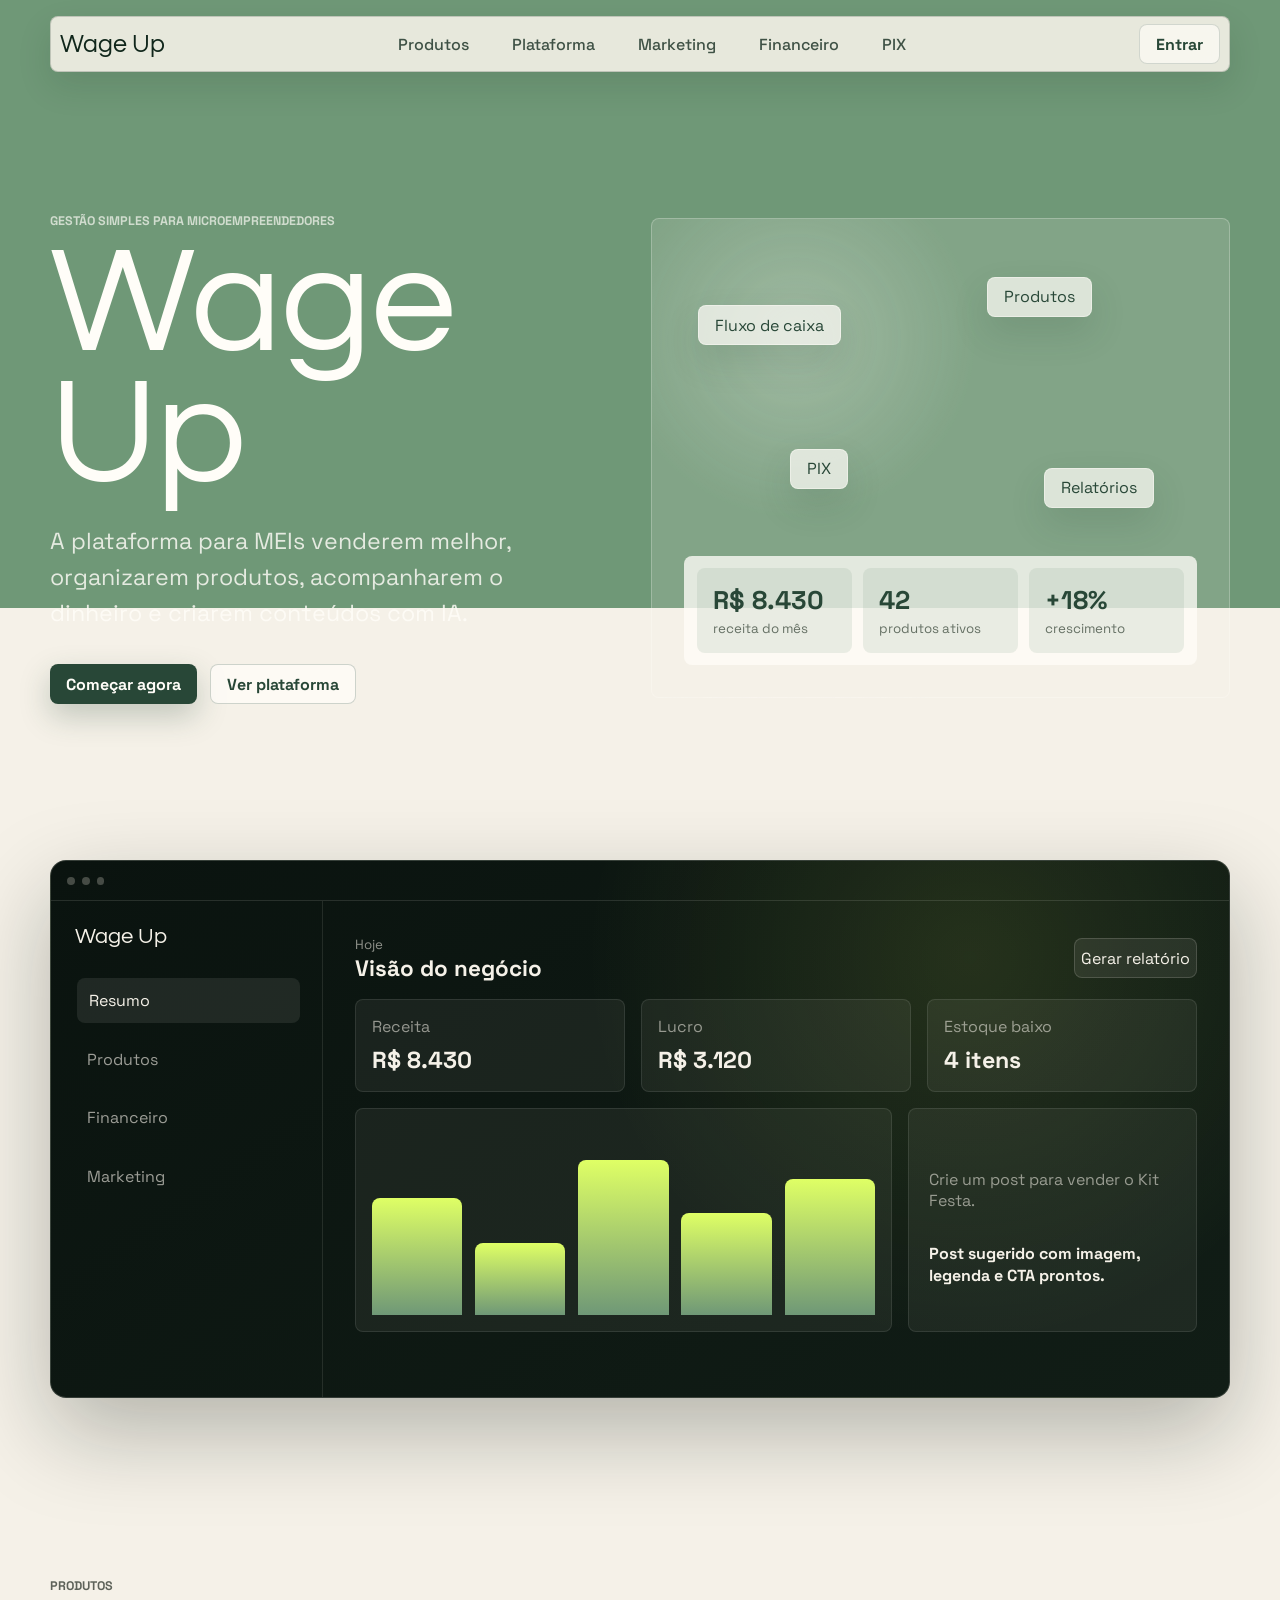
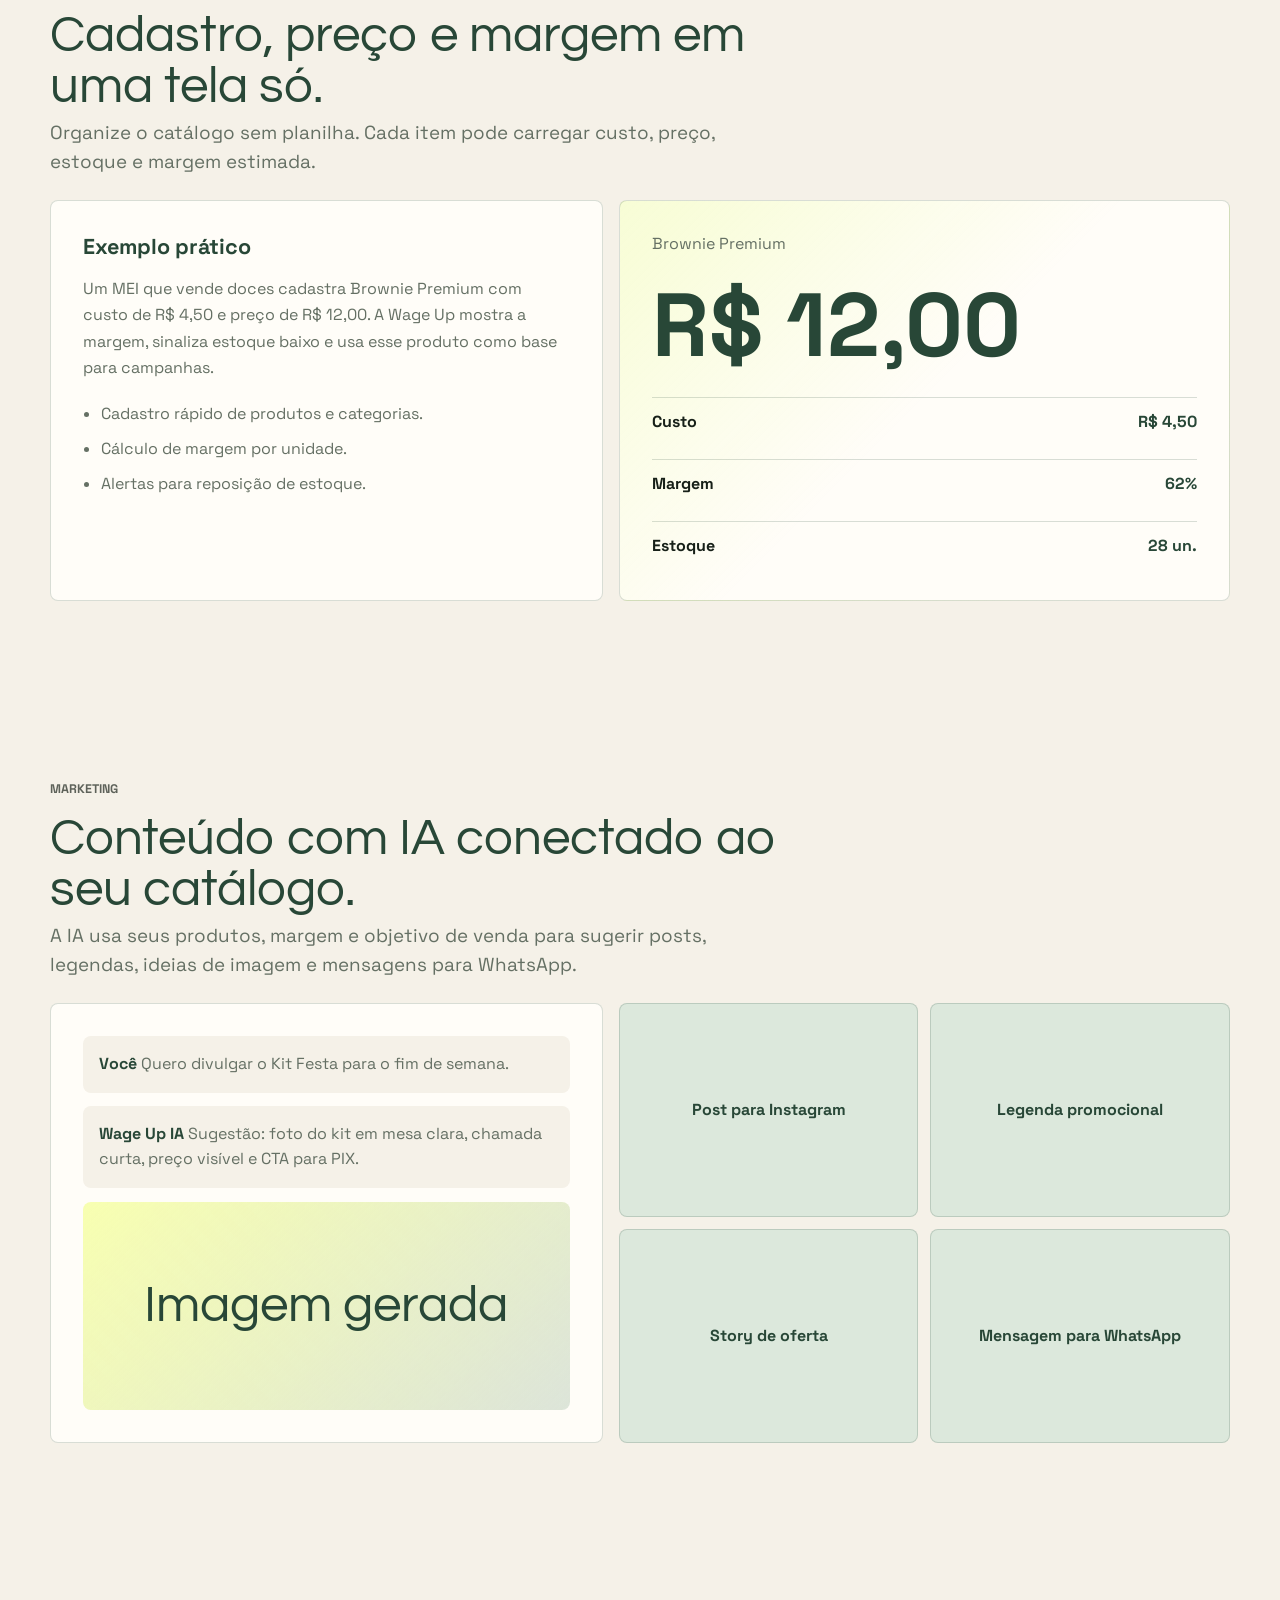
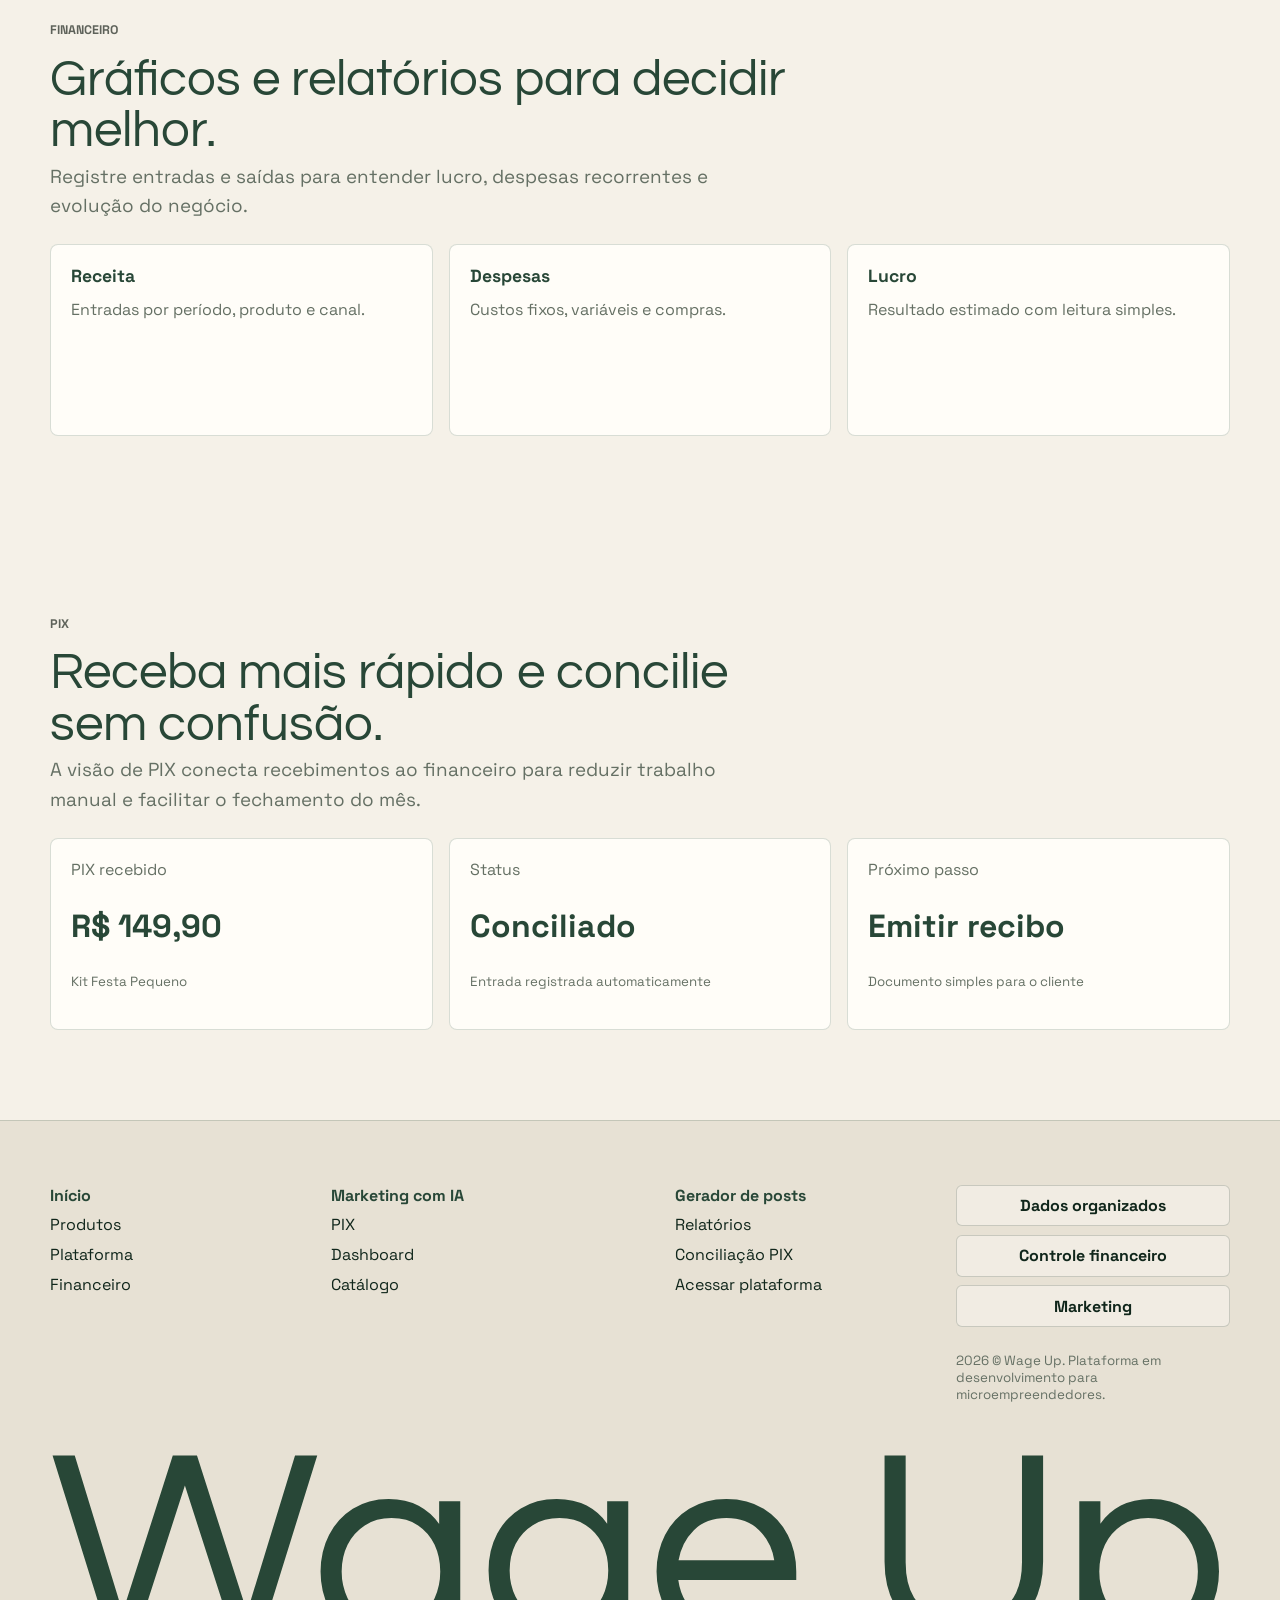
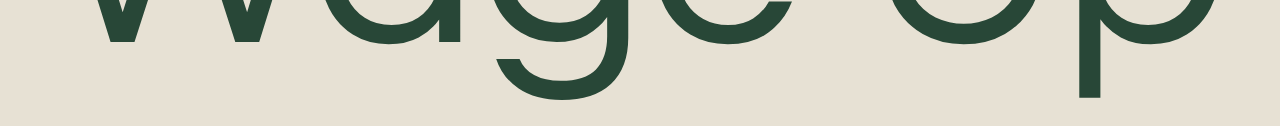
<file: index.html>
<!doctype html>
<html lang="pt-BR">
  <head>
    <meta charset="UTF-8" />
    <meta name="viewport" content="width=device-width, initial-scale=1.0" />
    <title>Wage Up | Plataforma para microempreendedores</title>
    <link rel="preconnect" href="https://fonts.googleapis.com" />
    <link rel="preconnect" href="https://fonts.gstatic.com" crossorigin />
    <link href="https://fonts.googleapis.com/css2?family=Material+Symbols+Rounded:opsz,wght,FILL,GRAD@24,500,0,0&family=Questrial&family=Space+Grotesk:wght@400;500;600;700&display=swap" rel="stylesheet" />
    <link rel="stylesheet" href="styles.css" />
  </head>
  <body>
    <div class="site-shell">
      <header class="topbar" aria-label="Navegação principal">
        <a class="brand" href="#inicio" aria-label="Wage Up início">
          <span>Wage Up</span>
        </a>
        <nav class="main-nav" aria-label="Seções">
          <a href="#produto">Produtos</a>
          <a href="#plataforma">Plataforma</a>
          <a href="#marketing">Marketing</a>
          <a href="#financeiro">Financeiro</a>
          <a href="#pix">PIX</a>
        </nav>
        <button class="ghost-button" data-open-app>Entrar</button>
      </header>

      <main>
        <section class="hero" id="inicio">
          <div class="hero-copy">
            <p class="eyebrow">Gestão simples para microempreendedores</p>
            <h1>Wage Up</h1>
            <p class="hero-subtitle">A plataforma para MEIs venderem melhor, organizarem produtos, acompanharem o dinheiro e criarem conteúdos com IA.</p>
            <div class="hero-actions">
              <button class="primary-button" data-open-app>Começar agora</button>
              <a class="secondary-button" href="#plataforma">Ver plataforma</a>
            </div>
          </div>

          <div class="floating-stage" aria-label="Recursos principais">
            <span style="--x: 8%; --y: 18%; --d: 0s">Fluxo de caixa</span>
            <span style="--x: 58%; --y: 12%; --d: 1.2s">Produtos</span>
            <span style="--x: 24%; --y: 48%; --d: 2s">PIX</span>
            <span style="--x: 68%; --y: 52%; --d: .6s">Relatórios</span>
            <div class="hero-panel">
              <div>
                <strong>R$ 8.430</strong>
                <small>receita do mês</small>
              </div>
              <div>
                <strong>42</strong>
                <small>produtos ativos</small>
              </div>
              <div>
                <strong>+18%</strong>
                <small>crescimento</small>
              </div>
            </div>
          </div>
        </section>

        <section class="product-demo" aria-label="Demonstração do produto">
          <div class="demo-window">
            <div class="window-controls"><span></span><span></span><span></span></div>
            <div class="demo-layout">
              <aside class="demo-sidebar">
                <strong>Wage Up</strong>
                <button class="active" data-demo-view="overview">Resumo</button>
                <button data-demo-view="products">Produtos</button>
                <button data-demo-view="finance">Financeiro</button>
                <button data-demo-view="marketing">Marketing</button>
              </aside>
              <div class="demo-main">
                <div class="demo-toolbar">
                  <div>
                    <small>Hoje</small>
                    <strong id="demoTitle">Visão do negócio</strong>
                  </div>
                  <button id="demoAction">Gerar relatório</button>
                </div>
                <div class="demo-cards">
                  <article><span id="demoMetricOneLabel">Receita</span><strong id="demoMetricOne">R$ 8.430</strong></article>
                  <article><span id="demoMetricTwoLabel">Lucro</span><strong id="demoMetricTwo">R$ 3.120</strong></article>
                  <article><span id="demoMetricThreeLabel">Estoque baixo</span><strong id="demoMetricThree">4 itens</strong></article>
                </div>
                <div class="demo-workspace">
                  <div class="demo-chart" id="demoChart"><span style="height: 62%"></span><span style="height: 38%"></span><span style="height: 82%"></span><span style="height: 54%"></span><span style="height: 72%"></span></div>
                  <div class="demo-chat">
                    <p id="demoPrompt">Crie um post para vender o Kit Festa.</p>
                    <strong id="demoResponse">Post sugerido com imagem, legenda e CTA prontos.</strong>
                  </div>
                </div>
              </div>
            </div>
          </div>
        </section>

        <section class="module-page" id="produto">
          <div class="section-heading">
            <p class="eyebrow">Produtos</p>
            <h2>Cadastro, preço e margem em uma tela só.</h2>
            <span>Organize o catálogo sem planilha. Cada item pode carregar custo, preço, estoque e margem estimada.</span>
          </div>
          <div class="module-layout">
            <article class="module-copy">
              <h3>Exemplo prático</h3>
              <p>Um MEI que vende doces cadastra Brownie Premium com custo de R$ 4,50 e preço de R$ 12,00. A Wage Up mostra a margem, sinaliza estoque baixo e usa esse produto como base para campanhas.</p>
              <ul>
                <li>Cadastro rápido de produtos e categorias.</li>
                <li>Cálculo de margem por unidade.</li>
                <li>Alertas para reposição de estoque.</li>
              </ul>
            </article>
            <article class="dynamic-card product-visual">
              <span>Brownie Premium</span>
              <strong>R$ 12,00</strong>
              <div><b>Custo</b><em>R$ 4,50</em></div>
              <div><b>Margem</b><em>62%</em></div>
              <div><b>Estoque</b><em>28 un.</em></div>
            </article>
          </div>
        </section>

      

        <section class="module-page split" id="marketing">
          <div class="section-heading">
            <p class="eyebrow">Marketing</p>
            <h2>Conteúdo com IA conectado ao seu catálogo.</h2>
            <span>A IA usa seus produtos, margem e objetivo de venda para sugerir posts, legendas, ideias de imagem e mensagens para WhatsApp.</span>
          </div>
          <div class="module-layout">
            <div class="ai-preview">
              <p><b>Você</b> Quero divulgar o Kit Festa para o fim de semana.</p>
              <p><b>Wage Up IA</b> Sugestão: foto do kit em mesa clara, chamada curta, preço visível e CTA para PIX.</p>
              <div class="generated-image">Imagem gerada</div>
            </div>
            <div class="marketing-strip">
              <span>Post para Instagram</span>
              <span>Legenda promocional</span>
              <span>Story de oferta</span>
              <span>Mensagem para WhatsApp</span>
            </div>
          </div>
        </section>

        <section class="module-page" id="financeiro">
          <div class="section-heading">
            <p class="eyebrow">Financeiro</p>
            <h2>Gráficos e relatórios para decidir melhor.</h2>
            <span>Registre entradas e saídas para entender lucro, despesas recorrentes e evolução do negócio.</span>
          </div>
          <div class="metric-row">
            <div><strong>Receita</strong><span>Entradas por período, produto e canal.</span></div>
            <div><strong>Despesas</strong><span>Custos fixos, variáveis e compras.</span></div>
            <div><strong>Lucro</strong><span>Resultado estimado com leitura simples.</span></div>
          </div>
        </section>

        <section class="module-page" id="pix">
          <div class="section-heading">
            <p class="eyebrow">PIX</p>
            <h2>Receba mais rápido e concilie sem confusão.</h2>
            <span>A visão de PIX conecta recebimentos ao financeiro para reduzir trabalho manual e facilitar o fechamento do mês.</span>
          </div>
          <div class="pix-board">
            <article><span>PIX recebido</span><strong>R$ 149,90</strong><small>Kit Festa Pequeno</small></article>
            <article><span>Status</span><strong>Conciliado</strong><small>Entrada registrada automaticamente</small></article>
            <article><span>Próximo passo</span><strong>Emitir recibo</strong><small>Documento simples para o cliente</small></article>
          </div>
        </section>
      </main>

      <footer class="site-footer">
        <div class="footer-links">
          <nav>
            <a href="#inicio">Início</a>
            <a href="#produto">Produtos</a>
            <a href="#plataforma">Plataforma</a>
            <a href="#financeiro">Financeiro</a>
          </nav>
          <nav>
            <a href="#marketing">Marketing com IA</a>
            <a href="#pix">PIX</a>
            <a href="#plataforma">Dashboard</a>
            <a href="#produto">Catálogo</a>
          </nav>
          <nav>
            <a href="#marketing">Gerador de posts</a>
            <a href="#financeiro">Relatórios</a>
            <a href="#pix">Conciliação PIX</a>
            <a href="#inicio">Acessar plataforma</a>
          </nav>
          <div class="trust-badges">
            <span>Dados organizados</span>
            <span>Controle financeiro</span>
            <span>Marketing</span>
            <small>2026 © Wage Up. Plataforma em desenvolvimento para microempreendedores.</small>
          </div>
        </div>
        <strong class="footer-wordmark">Wage Up</strong>
      </footer>
    </div>

    <section class="app-shell is-hidden" id="app" aria-label="Aplicativo Wage Up">
      <aside class="sidebar">
        <div class="account-chip">
          <span>C</span>
          <div>
            <strong>Conta</strong>
            <small>MEI ativo</small>
          </div>
        </div>
        <nav class="side-nav" aria-label="Módulos da plataforma">
          <button class="active" data-view="overview"><span class="material-symbols-rounded">home</span>Conta</button>
          <button data-view="finance"><span class="material-symbols-rounded">payments</span>Financeiro</button>
          <button data-view="products"><span class="material-symbols-rounded">inventory_2</span>Produtos</button>
          <button data-view="app-marketing"><span class="material-symbols-rounded">auto_awesome</span>Marketing</button>
        </nav>
        <div class="side-footer">
          <button data-view="help"><span class="material-symbols-rounded">help</span>Ajuda</button>
          <button data-close-app><span class="material-symbols-rounded">logout</span>Sair</button>
        </div>
      </aside>

      <main class="dashboard">
        <header class="dashboard-header">
          <button class="menu-button" aria-label="Abrir menu">☰</button>
          <div>
            <p class="eyebrow">Wage Up</p>
            <h2 id="view-title">Bem-vindo de volta.</h2>
          </div>
          <button class="ghost-button" data-close-app>Landing</button>
        </header>

        <section class="view active" id="overview">
          <div class="summary-grid">
            <article><span>Receita</span><strong id="total-revenue">R$ 0</strong></article>
            <article><span>Despesas</span><strong id="total-expenses">R$ 0</strong></article>
            <article><span>Lucro estimado</span><strong id="total-profit">R$ 0</strong></article>
            <article><span>Produtos</span><strong id="total-products">0</strong></article>
          </div>
          <div class="work-panel">
            <div class="panel-heading">
              <h3>Resumo do negócio</h3>
              <span>Atualizado em tempo real</span>
            </div>
            <div class="overview-layout">
              <canvas id="overviewChart" width="600" height="260" aria-label="Gráfico financeiro"></canvas>
              <div class="insight-list" id="insights"></div>
            </div>
          </div>
        </section>

        <section class="view" id="finance">
          <div class="work-panel">
            <div class="panel-heading">
              <h3>Movimentações</h3>
              <span>Entradas e saídas</span>
            </div>
            <form class="inline-form" id="transactionForm">
              <input name="description" placeholder="Descrição" required />
              <select name="type" required>
                <option value="income">Entrada</option>
                <option value="expense">Saída</option>
              </select>
              <input name="amount" type="number" min="1" step="0.01" placeholder="Valor" required />
              <button class="primary-button" type="submit">Adicionar</button>
            </form>
            <div class="table-wrap">
              <table>
                <thead>
                  <tr><th>Descrição</th><th>Tipo</th><th>Valor</th><th></th></tr>
                </thead>
                <tbody id="transactionRows"></tbody>
              </table>
            </div>
          </div>
        </section>

        <section class="view" id="products">
          <div class="work-panel">
            <div class="panel-heading">
              <h3>Produtos</h3>
              <span>Cadastro e margem</span>
            </div>
            <form class="inline-form product-form" id="productForm">
              <input name="name" placeholder="Produto" required />
              <input name="category" placeholder="Categoria" required />
              <input name="cost" type="number" min="0" step="0.01" placeholder="Custo" required />
              <input name="price" type="number" min="0" step="0.01" placeholder="Preço" required />
              <input name="stock" type="number" min="0" step="1" placeholder="Estoque" required />
              <button class="primary-button" type="submit">Cadastrar</button>
            </form>
            <div class="product-grid" id="productGrid"></div>
          </div>
        </section>

        <section class="view" id="app-marketing">
          <div class="work-panel">
            <div class="panel-heading">
              <h3>Marketing com IA</h3>
              <span>Chat para posts, imagens e campanhas</span>
            </div>
            <div class="marketing-chat-layout">
              <div class="chat-panel">
                <div class="chat-thread" id="campaignOutput">
                  <article class="assistant-message">Escolha um produto e descreva o que você quer vender. Quando o backend Django estiver ativo, este chat chamará a IA pelo endpoint da plataforma.</article>
                </div>
                <form class="campaign-builder" id="campaignForm">
                  <select name="product" id="campaignProduct" aria-label="Produto"></select>
                  <select name="goal" aria-label="Objetivo">
                    <option value="promocao">Promoção</option>
                    <option value="lancamento">Lançamento</option>
                    <option value="relacionamento">Relacionamento</option>
                  </select>
                  <select name="channel" aria-label="Canal">
                    <option>Instagram</option>
                    <option>WhatsApp</option>
                    <option>TikTok</option>
                  </select>
                  <input name="prompt" placeholder="Ex.: vender mais no fim de semana" />
                  <button class="primary-button" type="submit">Enviar</button>
                </form>
              </div>
              <aside class="image-lab">
                <span>Prévia da imagem</span>
                <div id="imagePreview">Kit Festa<br>fim de semana</div>
                <small>Na versão com API, esta área recebe a imagem gerada por IA.</small>
              </aside>
            </div>
          </div>
        </section>

        <section class="view" id="help">
          <div class="work-panel">
            <div class="panel-heading">
              <h3>Ajuda</h3>
              <span>Próximos passos</span>
            </div>
            <div class="help-grid">
              <article><strong>Produtos</strong><p>Cadastre seu catálogo inicial e acompanhe margem por item.</p></article>
              <article><strong>Financeiro</strong><p>Registre entradas e saídas para alimentar gráficos e relatórios.</p></article>
              <article><strong>Marketing</strong><p>Use seus produtos como base para campanhas simples e rápidas.</p></article>
            </div>
          </div>
        </section>
      </main>
    </section>

    <script src="app.js"></script>
  </body>
</html>
</file>
<file: styles.css>
:root {
  --green-900: #284737;
  --green-950: #10261b;
  --green-700: #6f9877;
  --green-500: #8eb39a;
  --green-100: #dce8dc;
  --beige-50: #f5f1e8;
  --beige-100: #e7e1d4;
  --beige-200: #d9d1c2;
  --ink: #172018;
  --muted: #657064;
  --line: rgba(40, 71, 55, 0.18);
  --white: #fffdf8;
  --shadow: 0 18px 48px rgba(31, 44, 34, 0.12);
}

* {
  box-sizing: border-box;
}

html {
  scroll-behavior: smooth;
}

body {
  margin: 0;
  min-height: 100vh;
  color: var(--ink);
  font-family: "Space Grotesk", Arial, sans-serif;
  background: var(--beige-50);
}

button,
input,
select {
  font: inherit;
}

button,
a {
  -webkit-tap-highlight-color: transparent;
}

a {
  color: inherit;
  text-decoration: none;
}

.site-shell {
  min-height: 100vh;
  background: linear-gradient(180deg, var(--green-700) 0 38rem, var(--beige-50) 38rem);
  padding: 0;
}

.topbar {
  position: sticky;
  top: 1rem;
  z-index: 10;
  display: grid;
  grid-template-columns: auto 1fr auto;
  align-items: center;
  gap: 1rem;
  max-width: 1180px;
  margin: 0 auto;
  padding: 0.45rem 0.55rem;
  color: var(--green-950);
  border: 1px solid rgba(16, 38, 27, 0.18);
  border-radius: 8px;
  background: rgba(245, 241, 232, 0.9);
  box-shadow: 0 14px 34px rgba(16, 38, 27, 0.12);
  backdrop-filter: blur(22px) saturate(140%);
}

.brand {
  display: inline-flex;
  align-items: center;
  gap: 0.65rem;
  font-family: Questrial, "Space Grotesk", Arial, sans-serif;
  font-size: clamp(1.1rem, 2vw, 1.55rem);
  font-weight: 400;
}

.brand-mark,
.mini-logo,
.account-chip span {
  display: grid;
  width: 2rem;
  height: 2rem;
  place-items: center;
  border-radius: 8px;
  background: #35c77c;
  color: var(--green-900);
  font-weight: 800;
}

.main-nav {
  display: flex;
  justify-content: center;
  gap: clamp(0.75rem, 3vw, 2.4rem);
  font-weight: 500;
}

.main-nav a {
  padding: 0.55rem 0.15rem;
  color: rgba(16, 38, 27, 0.78);
  opacity: 1;
  transition: color 160ms ease, transform 160ms ease;
}

.main-nav a:hover {
  color: var(--green-950);
  transform: translateY(-1px);
}

.ghost-button,
.secondary-button,
.primary-button {
  min-height: 2.5rem;
  border: 0;
  border-radius: 8px;
  padding: 0 1rem;
  cursor: pointer;
  font-weight: 700;
}

.ghost-button {
  color: var(--green-900);
  border: 1px solid var(--line);
  background: rgba(255, 253, 248, 0.68);
}

.primary-button {
  color: var(--white);
  background: var(--green-900);
  box-shadow: 0 12px 30px rgba(40, 71, 55, 0.25);
}

.secondary-button {
  display: inline-grid;
  place-items: center;
  color: var(--green-900);
  border: 1px solid rgba(40, 71, 55, 0.22);
  background: rgba(255, 253, 248, 0.75);
}

.hero {
  display: grid;
  grid-template-columns: minmax(0, 0.95fr) minmax(20rem, 1.05fr);
  gap: clamp(2rem, 6vw, 5rem);
  align-items: center;
  max-width: 1180px;
  min-height: calc(100vh - 7rem);
  margin: 0 auto;
  padding: 5rem 0 4rem;
  color: var(--white);
}

.eyebrow {
  margin: 0 0 0.65rem;
  color: currentColor;
  font-size: 0.78rem;
  font-weight: 800;
  letter-spacing: 0;
  text-transform: uppercase;
  opacity: 0.68;
}

.hero h1 {
  margin: 0;
  font-family: Questrial, "Space Grotesk", Arial, sans-serif;
  font-weight: 400;
  font-size: clamp(4.5rem, 12vw, 9.5rem);
  line-height: 0.86;
  letter-spacing: 0;
}

.hero-subtitle {
  max-width: 39rem;
  margin: 1.5rem 0 0;
  color: rgba(255, 253, 248, 0.82);
  font-size: clamp(1.05rem, 2vw, 1.45rem);
  line-height: 1.55;
}

.hero-actions {
  display: flex;
  flex-wrap: wrap;
  gap: 0.8rem;
  margin-top: 2rem;
}

.floating-stage {
  position: relative;
  min-height: 30rem;
  border: 1px solid rgba(255, 253, 248, 0.24);
  border-radius: 8px;
  background:
    radial-gradient(circle at 25% 25%, rgba(255, 253, 248, 0.24), transparent 32%),
    rgba(245, 241, 232, 0.14);
  overflow: hidden;
}

.floating-stage > span {
  position: absolute;
  z-index: 1;
  left: var(--x);
  top: var(--y);
  display: inline-grid;
  min-height: 2.5rem;
  place-items: center;
  padding: 0 1rem;
  color: var(--green-900);
  border: 1px solid rgba(255, 253, 248, 0.42);
  border-radius: 8px;
  background: rgba(255, 253, 248, 0.72);
  box-shadow: 0 16px 35px rgba(40, 71, 55, 0.15);
  animation: floatWord 6s ease-in-out infinite;
  animation-delay: var(--d);
  white-space: nowrap;
}

.floating-stage > span.is-bright {
  z-index: 3;
  color: var(--green-900);
  border-color: rgba(255, 253, 248, 0.82);
  background: #f5ff95;
  box-shadow: 0 18px 42px rgba(15, 36, 24, 0.28);
}

.hero-panel {
  position: absolute;
  z-index: 2;
  right: 2rem;
  bottom: 2rem;
  left: 2rem;
  display: grid;
  grid-template-columns: repeat(3, 1fr);
  gap: 0.7rem;
  padding: 0.8rem;
  border-radius: 8px;
  background: rgba(255, 253, 248, 0.78);
  color: var(--green-900);
}

.hero-panel div {
  display: grid;
  gap: 0.2rem;
  padding: 1rem;
  border-radius: 8px;
  background: rgba(111, 152, 119, 0.14);
}

.hero-panel strong {
  font-size: clamp(1.2rem, 2vw, 1.8rem);
}

.hero-panel small {
  color: var(--muted);
}

@keyframes floatWord {
  0%,
  100% {
    transform: translate3d(0, 0, 0);
  }
  50% {
    transform: translate3d(0.6rem, -1.1rem, 0);
  }
}

.feature-band,
.platform-preview,
.module-page,
.product-demo,
.site-footer {
  max-width: 1180px;
  margin: 0 auto;
  padding: clamp(3rem, 7vw, 6rem) 0;
}

.section-heading {
  display: grid;
  max-width: 48rem;
  gap: 0.35rem;
  margin-bottom: 1.5rem;
}

.section-heading h2 {
  margin: 0;
  font-family: Questrial, "Space Grotesk", Arial, sans-serif;
  font-weight: 400;
  color: var(--green-900);
  font-size: clamp(2rem, 4vw, 4rem);
  line-height: 1;
}

.section-heading > span {
  max-width: 42rem;
  color: var(--muted);
  font-size: clamp(1rem, 1.7vw, 1.18rem);
  line-height: 1.55;
}

.product-demo {
  padding-top: 1rem;
}

.demo-window {
  border: 1px solid rgba(245, 241, 232, 0.18);
  border-radius: 16px;
  background:
    radial-gradient(circle at 78% 18%, rgba(223, 255, 101, 0.11), transparent 24rem),
    linear-gradient(145deg, #0a130f, #111d16);
  box-shadow: 0 34px 90px rgba(11, 22, 15, 0.28);
  overflow: hidden;
}

.window-controls {
  display: flex;
  gap: 0.45rem;
  height: 2.5rem;
  align-items: center;
  padding: 0 1rem;
  border-bottom: 1px solid rgba(245, 241, 232, 0.12);
}

.window-controls span {
  width: 0.48rem;
  height: 0.48rem;
  border-radius: 999px;
  background: rgba(245, 241, 232, 0.25);
}

.demo-layout {
  display: grid;
  grid-template-columns: 17rem 1fr;
  min-height: 31rem;
}

.demo-sidebar {
  display: grid;
  align-content: start;
  gap: 0.85rem;
  padding: 1.5rem;
  color: rgba(245, 241, 232, 0.56);
  border-right: 1px solid rgba(245, 241, 232, 0.1);
}

.demo-sidebar strong {
  margin-bottom: 1rem;
  color: #f5f1e8;
  font-family: Questrial, "Space Grotesk", Arial, sans-serif;
  font-size: 1.35rem;
  font-weight: 400;
}

.demo-sidebar button {
  padding: 0.75rem;
  border: 0;
  border-radius: 8px;
  color: rgba(245, 241, 232, 0.62);
  background: transparent;
  cursor: pointer;
  text-align: left;
  transition: background 160ms ease, color 160ms ease, transform 160ms ease;
}

.demo-sidebar button.active,
.demo-sidebar button:hover {
  color: #f5f1e8;
  background: rgba(245, 241, 232, 0.09);
  transform: translateX(2px);
}

.demo-main {
  display: grid;
  align-content: start;
  gap: 1rem;
  padding: clamp(1rem, 3vw, 2rem);
}

.demo-toolbar,
.demo-cards,
.demo-workspace {
  display: grid;
  gap: 1rem;
}

.demo-toolbar {
  grid-template-columns: 1fr auto;
  align-items: center;
}

.demo-toolbar small,
.demo-cards span,
.demo-chat p {
  color: rgba(245, 241, 232, 0.56);
}

.demo-toolbar strong {
  display: block;
  color: #f5f1e8;
  font-size: 1.4rem;
}

.demo-toolbar button {
  min-height: 2.5rem;
  border: 1px solid rgba(245, 241, 232, 0.16);
  border-radius: 8px;
  color: #f5f1e8;
  background: rgba(245, 241, 232, 0.08);
}

.demo-cards {
  grid-template-columns: repeat(3, 1fr);
}

.demo-cards article,
.demo-chart,
.demo-chat {
  border: 1px solid rgba(245, 241, 232, 0.1);
  border-radius: 8px;
  background: rgba(245, 241, 232, 0.06);
}

.demo-cards article {
  display: grid;
  gap: 0.5rem;
  padding: 1rem;
}

.demo-cards strong {
  color: #f5f1e8;
  font-size: 1.45rem;
}

.demo-workspace {
  grid-template-columns: minmax(0, 1.3fr) minmax(15rem, 0.7fr);
}

.demo-chart {
  display: flex;
  align-items: end;
  gap: 0.8rem;
  min-height: 14rem;
  padding: 1rem;
}

.demo-chart span {
  flex: 1;
  min-height: 2rem;
  border-radius: 8px 8px 0 0;
  background: linear-gradient(180deg, #dfff65, #6f9877);
  transition: height 220ms ease;
}

.demo-chat {
  display: grid;
  align-content: center;
  gap: 1rem;
  padding: 1.25rem;
}

.demo-chat strong {
  color: #f5f1e8;
  line-height: 1.4;
}

.module-layout {
  display: grid;
  grid-template-columns: minmax(0, 0.95fr) minmax(20rem, 1.05fr);
  gap: 1rem;
  align-items: stretch;
}

.module-copy,
.dynamic-card,
.ai-preview,
.pix-board article {
  border: 1px solid var(--line);
  border-radius: 8px;
  background: var(--white);
  box-shadow: none;
}

.module-copy {
  padding: clamp(1.2rem, 3vw, 2rem);
}

.module-copy h3 {
  margin: 0 0 0.85rem;
  color: var(--green-900);
  font-size: 1.35rem;
}

.module-copy p,
.module-copy li {
  color: var(--muted);
  line-height: 1.65;
}

.module-copy ul {
  display: grid;
  gap: 0.55rem;
  margin: 1.2rem 0 0;
  padding-left: 1.1rem;
}

.dynamic-card {
  display: grid;
  align-content: center;
  gap: 0.9rem;
  min-height: 22rem;
  padding: clamp(1.2rem, 3vw, 2rem);
  background:
    linear-gradient(135deg, rgba(223, 255, 101, 0.24), transparent 50%),
    var(--white);
}

.dynamic-card > span {
  color: var(--muted);
}

.dynamic-card > strong {
  color: var(--green-900);
  font-size: clamp(2.5rem, 7vw, 5.6rem);
  font-weight: 700;
}

.dynamic-card div {
  display: flex;
  justify-content: space-between;
  gap: 1rem;
  padding: 0.8rem 0;
  border-top: 1px solid var(--line);
}

.dynamic-card em {
  color: var(--green-900);
  font-style: normal;
  font-weight: 700;
}

.feature-grid,
.metric-row,
.help-grid {
  display: grid;
  grid-template-columns: repeat(3, 1fr);
  gap: 1rem;
}

.feature-grid article,
.metric-row div,
.help-grid article {
  min-height: 12rem;
  padding: 1.25rem;
  border: 1px solid var(--line);
  border-radius: 8px;
  background: var(--white);
}

.feature-grid h3,
.help-grid strong,
.metric-row strong {
  display: block;
  margin: 0 0 0.6rem;
  color: var(--green-900);
  font-size: 1.1rem;
}

.feature-grid p,
.help-grid p,
.metric-row span {
  margin: 0;
  color: var(--muted);
  line-height: 1.6;
}

.icon-box {
  display: grid;
  width: 2.75rem;
  height: 2.75rem;
  margin-bottom: 1.25rem;
  place-items: center;
  color: var(--white);
  border-radius: 8px;
  background: var(--green-700);
  font-weight: 800;
}

.preview-frame {
  display: grid;
  grid-template-columns: 14rem 1fr;
  min-height: 36rem;
  border: 1px solid var(--line);
  border-radius: 8px;
  background: var(--beige-100);
  box-shadow: var(--shadow);
  overflow: hidden;
}

.preview-frame aside {
  display: flex;
  flex-direction: column;
  gap: 1.5rem;
  padding: 1.5rem;
  background: rgba(255, 253, 248, 0.28);
  color: #1d2634;
  font-size: 0.9rem;
}

.preview-frame > div {
  padding: 2rem;
}

.preview-frame h3 {
  margin: 0 0 1rem;
  font-size: 1.4rem;
}

.preview-card {
  display: grid;
  align-content: start;
  gap: 1rem;
  min-height: 28rem;
  padding: 1rem;
  border: 1px solid rgba(111, 82, 76, 0.26);
  border-radius: 12px;
  background: rgba(231, 225, 212, 0.7);
}

.preview-metrics {
  display: grid;
  grid-template-columns: repeat(3, 1fr);
  gap: 0.75rem;
}

.preview-metrics span,
.preview-lines {
  padding: 1rem;
  border-radius: 8px;
  background: rgba(255, 253, 248, 0.54);
}

.preview-metrics strong {
  color: var(--green-900);
  font-size: 1.25rem;
}

.preview-lines {
  display: grid;
  gap: 0.8rem;
  min-height: 18rem;
}

.preview-lines i {
  display: block;
  height: 2.4rem;
  border-radius: 8px;
  background: linear-gradient(90deg, rgba(111, 152, 119, 0.28), rgba(255, 253, 248, 0.6));
}

.marketing-strip {
  display: grid;
  grid-template-columns: repeat(2, 1fr);
  gap: 0.75rem;
}

.marketing-strip span {
  display: grid;
  min-height: 6rem;
  place-items: center;
  padding: 1rem;
  color: var(--green-900);
  border: 1px solid var(--line);
  border-radius: 8px;
  background: var(--green-100);
  text-align: center;
  font-weight: 700;
}

.ai-preview {
  display: grid;
  gap: 0.85rem;
  padding: clamp(1.2rem, 3vw, 2rem);
}

.ai-preview p {
  margin: 0;
  padding: 1rem;
  border-radius: 8px;
  background: var(--beige-50);
  color: var(--muted);
  line-height: 1.55;
}

.ai-preview b {
  color: var(--green-900);
}

.generated-image,
#imagePreview {
  display: grid;
  min-height: 13rem;
  place-items: center;
  border-radius: 8px;
  color: var(--green-900);
  background:
    linear-gradient(135deg, rgba(245, 255, 149, 0.72), rgba(111, 152, 119, 0.24)),
    repeating-linear-gradient(45deg, rgba(255, 253, 248, 0.4) 0 10px, transparent 10px 20px);
  font-family: Questrial, "Space Grotesk", Arial, sans-serif;
  font-size: clamp(1.8rem, 4vw, 3.4rem);
  text-align: center;
}

.pix-board {
  display: grid;
  grid-template-columns: repeat(3, 1fr);
  gap: 1rem;
}

.pix-board article {
  display: grid;
  gap: 0.45rem;
  min-height: 12rem;
  padding: 1.25rem;
}

.pix-board span,
.pix-board small {
  color: var(--muted);
}

.pix-board strong {
  color: var(--green-900);
  font-size: clamp(1.4rem, 3vw, 2rem);
}

.site-footer {
  color: var(--green-950);
  border-top: 1px solid var(--line);
  background: var(--beige-100);
  max-width: none;
  padding: clamp(2.5rem, 6vw, 4rem) max(1.5rem, calc((100vw - 1180px) / 2));
  overflow: hidden;
}

.footer-links {
  display: grid;
  grid-template-columns: 1fr 1.25fr 1fr 1.1fr;
  gap: 2rem;
  align-items: start;
}

.footer-links nav,
.trust-badges {
  display: grid;
  gap: 0.55rem;
}

.footer-links a:first-child {
  color: var(--green-900);
  font-weight: 700;
}

.trust-badges span {
  display: inline-grid;
  min-height: 2.6rem;
  align-items: center;
  justify-content: center;
  border: 1px solid rgba(16, 38, 27, 0.18);
  border-radius: 6px;
  padding: 0 0.9rem;
  font-weight: 700;
  background: rgba(255, 253, 248, 0.42);
}

.trust-badges small {
  margin-top: 1rem;
  color: var(--muted);
}

.footer-wordmark {
  display: block;
  margin-top: 3rem;
  color: var(--green-900);
  font-family: Questrial, "Space Grotesk", Arial, sans-serif;
  font-size: clamp(5rem, 22vw, 20rem);
  font-weight: 400;
  line-height: 0.75;
  letter-spacing: 0;
}

.app-shell {
  display: grid;
  grid-template-columns: 16rem 1fr;
  min-height: 100vh;
  background: var(--beige-100);
}

.is-hidden {
  display: none;
}

.sidebar {
  position: sticky;
  top: 0;
  display: flex;
  flex-direction: column;
  height: 100vh;
  padding: 1.5rem;
  background: rgba(245, 241, 232, 0.42);
  box-shadow: 10px 0 36px rgba(40, 71, 55, 0.05);
}

.account-chip {
  display: flex;
  gap: 0.8rem;
  align-items: center;
  margin-bottom: 1.5rem;
}

.account-chip strong,
.account-chip small {
  display: block;
}

.account-chip small {
  color: var(--muted);
}

.side-nav,
.side-footer {
  display: grid;
  gap: 0.45rem;
}

.side-footer {
  margin-top: auto;
}

.side-nav button,
.side-footer button {
  display: flex;
  align-items: center;
  gap: 0.65rem;
  min-height: 2.6rem;
  border: 0;
  border-radius: 8px;
  background: transparent;
  color: #1d2634;
  cursor: pointer;
  text-align: left;
  font-weight: 700;
}

.side-nav button span,
.side-footer button span {
  display: grid;
  width: 1.4rem;
  height: 1.4rem;
  place-items: center;
  color: var(--green-900);
}

.material-symbols-rounded {
  font-family: "Material Symbols Rounded";
  font-weight: normal;
  font-style: normal;
  font-size: 1.35rem;
  line-height: 1;
  letter-spacing: normal;
  text-transform: none;
  display: inline-block;
  white-space: nowrap;
  direction: ltr;
  font-feature-settings: "liga";
  -webkit-font-feature-settings: "liga";
  -webkit-font-smoothing: antialiased;
}

.side-nav button {
  padding: 0 0.85rem;
}

.side-nav button.active,
.side-nav button:hover,
.side-footer button:hover {
  background: rgba(111, 152, 119, 0.16);
}

.dashboard {
  min-width: 0;
  padding: clamp(1rem, 3vw, 2.25rem);
}

.dashboard-header {
  display: flex;
  align-items: center;
  justify-content: space-between;
  gap: 1rem;
  margin-bottom: 1rem;
}

.dashboard-header h2 {
  margin: 0;
  font-size: clamp(1.35rem, 3vw, 2.2rem);
}

.menu-button {
  display: none;
  width: 2.6rem;
  height: 2.6rem;
  border: 1px solid var(--line);
  border-radius: 8px;
  background: var(--white);
}

.view {
  display: none;
}

.view.active {
  display: grid;
  gap: 1rem;
}

.summary-grid {
  display: grid;
  grid-template-columns: repeat(4, 1fr);
  gap: 1rem;
}

.summary-grid article,
.work-panel {
  border: 1px solid rgba(111, 82, 76, 0.2);
  border-radius: 12px;
  background: rgba(245, 241, 232, 0.54);
}

.summary-grid article {
  display: grid;
  gap: 0.35rem;
  min-height: 7rem;
  padding: 1rem;
}

.summary-grid span,
.panel-heading span {
  color: var(--muted);
  font-size: 0.88rem;
}

.summary-grid strong {
  color: var(--green-900);
  font-size: clamp(1.4rem, 2.7vw, 2.1rem);
}

.work-panel {
  min-height: 32rem;
  padding: clamp(1rem, 2.5vw, 1.5rem);
}

.panel-heading {
  display: flex;
  justify-content: space-between;
  gap: 1rem;
  align-items: center;
  margin-bottom: 1rem;
}

.panel-heading h3 {
  margin: 0;
  color: var(--green-900);
  font-size: 1.25rem;
}

.overview-layout {
  display: grid;
  grid-template-columns: minmax(0, 1fr) 20rem;
  gap: 1rem;
  align-items: stretch;
}

canvas {
  width: 100%;
  min-height: 16rem;
  border: 1px solid var(--line);
  border-radius: 8px;
  background: var(--white);
}

.insight-list {
  display: grid;
  gap: 0.75rem;
}

.insight-list article,
.product-card,
.campaign-output {
  padding: 1rem;
  border: 1px solid var(--line);
  border-radius: 8px;
  background: var(--white);
}

.insight-list strong,
.product-card strong {
  display: block;
  color: var(--green-900);
  margin-bottom: 0.35rem;
}

.inline-form,
.campaign-builder {
  display: grid;
  grid-template-columns: 1fr 10rem 10rem auto;
  gap: 0.65rem;
  margin-bottom: 1rem;
}

.product-form {
  grid-template-columns: 1.2fr 1fr 8rem 8rem 8rem auto;
}

input,
select {
  width: 100%;
  min-height: 2.7rem;
  border: 1px solid var(--line);
  border-radius: 8px;
  padding: 0 0.8rem;
  color: var(--ink);
  background: var(--white);
}

.table-wrap {
  width: 100%;
  overflow-x: auto;
}

table {
  width: 100%;
  min-width: 38rem;
  border-collapse: collapse;
  overflow: hidden;
  border-radius: 8px;
  background: var(--white);
}

th,
td {
  padding: 0.85rem;
  border-bottom: 1px solid var(--line);
  text-align: left;
}

th {
  color: var(--muted);
  font-size: 0.8rem;
  text-transform: uppercase;
}

.delete-button {
  width: 2.25rem;
  height: 2.25rem;
  border: 1px solid var(--line);
  border-radius: 8px;
  background: var(--beige-50);
  cursor: pointer;
}

.product-grid {
  display: grid;
  grid-template-columns: repeat(3, 1fr);
  gap: 1rem;
}

.product-card {
  min-height: 11rem;
}

.product-meta {
  display: grid;
  gap: 0.35rem;
  margin-top: 1rem;
  color: var(--muted);
  font-size: 0.92rem;
}

.campaign-builder {
  grid-template-columns: repeat(3, 1fr) auto;
  align-items: end;
}

.campaign-builder label {
  display: grid;
  gap: 0.35rem;
  color: var(--muted);
  font-size: 0.88rem;
  font-weight: 700;
}

.campaign-output,
.chat-thread {
  min-height: 15rem;
  color: var(--green-900);
  font-size: clamp(1.05rem, 2vw, 1.35rem);
  line-height: 1.55;
  white-space: pre-line;
}

.marketing-chat-layout {
  display: grid;
  grid-template-columns: minmax(0, 1fr) 18rem;
  gap: 1rem;
}

.chat-panel {
  display: grid;
  gap: 1rem;
}

.chat-thread {
  display: grid;
  align-content: start;
  gap: 0.8rem;
  padding: 1rem;
  border: 1px solid var(--line);
  border-radius: 8px;
  background: var(--white);
  overflow: auto;
}

.chat-thread article {
  width: min(92%, 42rem);
  padding: 0.9rem 1rem;
  border-radius: 8px;
  font-size: 1rem;
  line-height: 1.5;
}

.assistant-message {
  background: var(--green-100);
}

.assistant-message.is-loading {
  color: var(--muted);
  background: var(--beige-50);
}

.user-message {
  justify-self: end;
  color: var(--white);
  background: var(--green-900);
}

.campaign-builder {
  grid-template-columns: 10rem 10rem 9rem 1fr auto;
}

.image-lab {
  display: grid;
  gap: 0.8rem;
  align-content: start;
  padding: 1rem;
  border: 1px solid var(--line);
  border-radius: 8px;
  background: var(--white);
}

.image-lab span {
  color: var(--green-900);
  font-weight: 700;
}

.image-lab small {
  color: var(--muted);
  line-height: 1.45;
}

@media (max-width: 900px) {
  .site-shell {
    padding: 1rem;
  }

  .topbar {
    grid-template-columns: 1fr auto;
  }

  .main-nav {
    grid-column: 1 / -1;
    justify-content: flex-start;
    overflow-x: auto;
    padding-bottom: 0.2rem;
  }

  .hero {
    grid-template-columns: 1fr;
    min-height: auto;
    padding-top: 3rem;
  }

  .floating-stage {
    min-height: 24rem;
  }

  .feature-grid,
  .metric-row,
  .marketing-strip,
  .summary-grid,
  .product-grid,
  .help-grid,
  .pix-board,
  .demo-cards {
    grid-template-columns: repeat(2, 1fr);
  }

  .preview-frame,
  .app-shell,
  .overview-layout,
  .module-layout,
  .demo-layout,
  .demo-workspace,
  .marketing-chat-layout,
  .footer-links {
    grid-template-columns: 1fr;
  }

  .preview-frame aside {
    display: none;
  }

  .demo-sidebar {
    display: none;
  }

  .sidebar {
    position: fixed;
    inset: 0 auto 0 0;
    z-index: 20;
    width: min(18rem, 84vw);
    transform: translateX(-105%);
    transition: transform 180ms ease;
  }

  .sidebar.open {
    transform: translateX(0);
  }

  .menu-button {
    display: inline-grid;
    place-items: center;
  }

  .inline-form,
  .product-form,
  .campaign-builder {
    grid-template-columns: 1fr;
  }

  .footer-wordmark {
    margin-top: 2rem;
  }
}

@media (max-width: 580px) {
  .topbar {
    position: relative;
    top: 0;
  }

  .brand-mark {
    display: none;
  }

  .hero-panel,
  .feature-grid,
  .metric-row,
  .marketing-strip,
  .summary-grid,
  .product-grid,
  .help-grid,
  .pix-board,
  .demo-cards,
  .preview-metrics {
    grid-template-columns: 1fr;
  }

  .hero-panel {
    right: 1rem;
    left: 1rem;
  }

  .floating-stage > span {
    max-width: 80%;
    white-space: normal;
  }

  .demo-toolbar {
    grid-template-columns: 1fr;
  }

  .demo-window {
    border-radius: 10px;
  }

  .dynamic-card > strong {
    font-size: 2.8rem;
  }

  .dashboard-header {
    align-items: flex-start;
  }

  .dashboard-header .ghost-button {
    display: none;
  }
}
</file>
